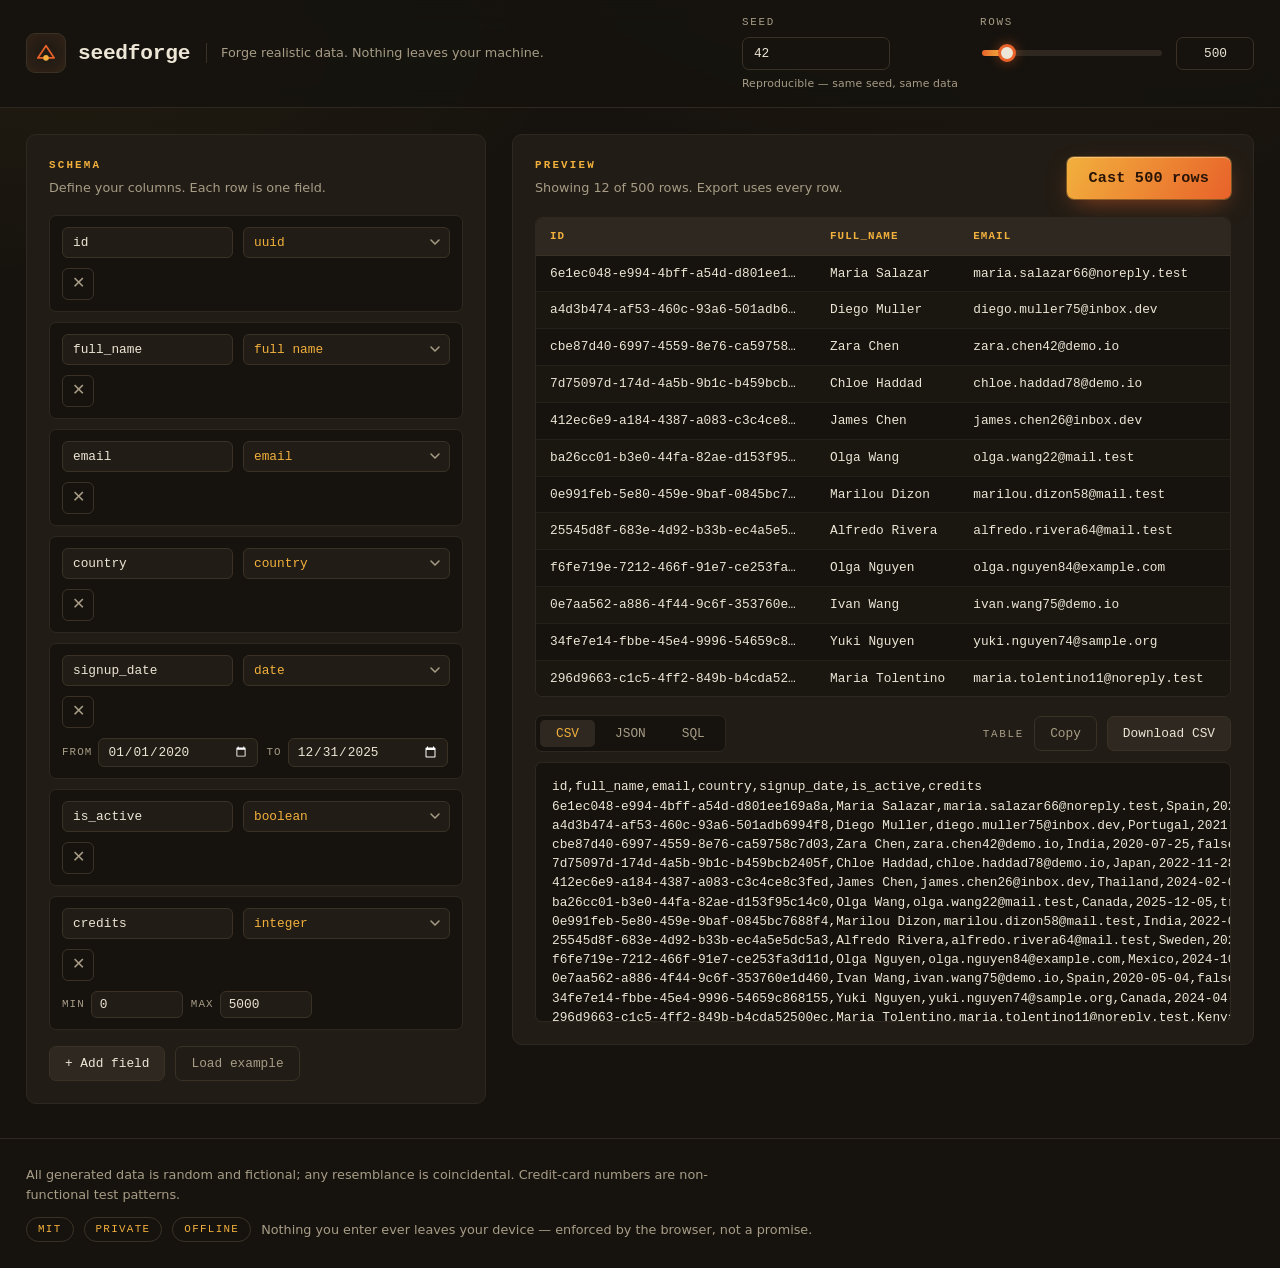
<file: index.html>
<!doctype html>
<html lang="en">
<head>
<meta charset="utf-8">
<meta name="viewport" content="width=device-width, initial-scale=1">
<meta http-equiv="Content-Security-Policy" content="default-src 'self'; connect-src 'none'; img-src 'self' data:; base-uri 'none'; form-action 'none'; frame-ancestors 'none'; object-src 'none'">

<title>seedforge — private fake data & test data generator</title>
<meta name="description" content="Free, private fake-data generator. Build a schema and export realistic CSV, JSON, or SQL test data — reproducible from a seed, 20+ field types, 100% in your browser.">
<link rel="canonical" href="https://sreenivas-sadhu-prabhakara.github.io/seedforge/">
<meta name="robots" content="index, follow, max-image-preview:large">
<meta name="author" content="Sreenivas Sadhu Prabhakara">
<meta name="keywords" content="fake data generator, test data, seed data, mock data, sample database, CSV generator, JSON generator, SQL insert generator, faker, dummy data">
<meta name="color-scheme" content="dark">
<meta name="theme-color" content="#16130E">

<!-- Open Graph -->
<meta property="og:type" content="website">
<meta property="og:site_name" content="seedforge">
<meta property="og:title" content="seedforge — private fake data & test data generator">
<meta property="og:description" content="Free, private fake-data generator. Build a schema and export realistic CSV, JSON, or SQL test data — reproducible from a seed, 20+ field types, 100% in your browser.">
<meta property="og:url" content="https://sreenivas-sadhu-prabhakara.github.io/seedforge/">
<meta property="og:locale" content="en_US">
<meta property="og:image" content="https://sreenivas-sadhu-prabhakara.github.io/seedforge/og-image.png">
<meta property="og:image:width" content="1200">
<meta property="og:image:height" content="630">
<meta property="og:image:alt" content="seedforge — forge realistic data, nothing leaves your machine">

<!-- Twitter -->
<meta name="twitter:card" content="summary_large_image">
<meta name="twitter:title" content="seedforge — private fake data & test data generator">
<meta name="twitter:description" content="Free, private fake-data generator. Build a schema and export realistic CSV, JSON, or SQL test data — reproducible from a seed, 20+ field types, 100% in your browser.">
<meta name="twitter:image" content="https://sreenivas-sadhu-prabhakara.github.io/seedforge/og-image.png">
<meta name="twitter:image:alt" content="seedforge — forge realistic data, nothing leaves your machine">

<link rel="stylesheet" href="styles.css">
<link rel="icon" href="favicon.svg" type="image/svg+xml">
<link rel="apple-touch-icon" href="apple-touch-icon.png">
<link rel="manifest" href="manifest.webmanifest">

<script type="application/ld+json">
{
  "@context": "https://schema.org",
  "@graph": [
    {
      "@type": "WebApplication",
      "name": "seedforge",
      "description": "Free, private fake-data generator. Build a schema and export realistic CSV, JSON, or SQL test data — reproducible from a seed, with 20+ field types, entirely in your browser.",
      "url": "https://sreenivas-sadhu-prabhakara.github.io/seedforge/",
      "applicationCategory": "DeveloperApplication",
      "operatingSystem": "Any (modern web browser)",
      "browserRequirements": "Requires a modern browser with JavaScript enabled",
      "isAccessibleForFree": true,
      "offers": {
        "@type": "Offer",
        "price": "0",
        "priceCurrency": "USD"
      },
      "license": "https://opensource.org/licenses/MIT",
      "author": {
        "@type": "Person",
        "name": "Sreenivas Sadhu Prabhakara"
      },
      "softwareVersion": "0.1.0",
      "featureList": [
        "Reproducible seeded output",
        "20+ field types",
        "CSV, JSON, and SQL export",
        "Correct CSV and SQL escaping",
        "100% offline — nothing leaves your device",
        "No accounts, no tracking"
      ]
    },
    {
      "@type": "FAQPage",
      "mainEntity": [
        {
          "@type": "Question",
          "name": "Is my data sent to a server?",
          "acceptedAnswer": {
            "@type": "Answer",
            "text": "No. seedforge runs entirely in your browser; a Content-Security-Policy of connect-src 'none' blocks all network access, so nothing you enter can leave your device."
          }
        },
        {
          "@type": "Question",
          "name": "Is the output reproducible?",
          "acceptedAnswer": {
            "@type": "Answer",
            "text": "Yes — the same seed, schema, and row count always produce byte-identical data. Share a seed with a teammate and you both get the exact same fixtures."
          }
        },
        {
          "@type": "Question",
          "name": "Which formats can I export?",
          "acceptedAnswer": {
            "@type": "Answer",
            "text": "CSV, JSON, and SQL INSERT statements, with correct escaping for each format."
          }
        }
      ]
    }
  ]
}
</script>
</head>
<body>

<a class="skip-link" href="#preview-region">Skip to preview</a>

<header class="topbar">
  <div class="topbar-inner">
    <div class="brand">
      <span class="brand-mark" aria-hidden="true">
        <svg viewBox="0 0 32 32" width="26" height="26" focusable="false"><path d="M6 22 L16 7 L26 22 Z" class="anvil-tri"/><circle cx="16" cy="22" r="3.4" class="anvil-dot"/></svg>
      </span>
      <h1 class="wordmark">seedforge</h1>
      <span class="tagline">Forge realistic data. Nothing leaves your machine.</span>
    </div>

    <div class="controls">
      <div class="control-group seed-group">
        <label class="micro-label" for="seed">Seed</label>
        <input class="mono-input seed-input" id="seed" type="text" inputmode="text" autocomplete="off" spellcheck="false" value="42" aria-describedby="seed-note">
        <span class="seed-note" id="seed-note">Reproducible — same seed, same data</span>
      </div>

      <div class="control-group gauge-group">
        <label class="micro-label" for="rows-range">Rows</label>
        <div class="gauge">
          <input class="gauge-slider" id="rows-range" type="range" min="1" max="5000" value="500" step="1" aria-label="Row count">
          <input class="mono-input gauge-number" id="rows-number" type="number" min="1" max="5000" value="500" aria-label="Row count (exact)">
        </div>
      </div>
    </div>
  </div>
</header>

<main class="layout">

  <section class="panel schema-panel" aria-labelledby="schema-heading">
    <div class="panel-head">
      <h2 class="panel-title" id="schema-heading">Schema</h2>
      <p class="panel-sub">Define your columns. Each row is one field.</p>
    </div>

    <div class="fields" id="fields" role="list" aria-label="Schema fields"></div>

    <div class="empty-state" id="empty-state" hidden>
      <p class="empty-title">Add fields to start forging</p>
      <p class="empty-sub">A schema needs at least one column before it can cast rows.</p>
      <button class="btn btn-ghost" id="empty-load-example" type="button">Load example schema</button>
    </div>

    <div class="schema-actions">
      <button class="btn btn-add" id="add-field" type="button"><span aria-hidden="true">+</span> Add field</button>
      <button class="btn btn-ghost" id="load-example" type="button">Load example</button>
    </div>
  </section>

  <section class="panel preview-panel" id="preview-region" aria-labelledby="preview-heading">
    <div class="panel-head preview-head">
      <div>
        <h2 class="panel-title" id="preview-heading">Preview</h2>
        <p class="panel-sub" id="preview-sub">Showing the first rows. Export uses every row.</p>
      </div>
      <button class="btn btn-cast" id="cast" type="button">
        <span class="cast-label" id="cast-label">Cast 500 rows</span>
      </button>
    </div>

    <div class="table-wrap" id="table-wrap">
      <table class="data-table" id="data-table" aria-describedby="preview-sub">
        <thead id="table-head"></thead>
        <tbody id="table-body"></tbody>
      </table>
    </div>

    <div class="export">
      <div class="export-bar">
        <div class="tabs" role="tablist" aria-label="Export format">
          <button class="tab is-active" id="tab-csv" type="button" role="tab" aria-selected="true" aria-controls="export-out" data-fmt="csv">CSV</button>
          <button class="tab" id="tab-json" type="button" role="tab" aria-selected="false" aria-controls="export-out" data-fmt="json">JSON</button>
          <button class="tab" id="tab-sql" type="button" role="tab" aria-selected="false" aria-controls="export-out" data-fmt="sql">SQL</button>
        </div>

        <div class="export-actions">
          <label class="micro-label sql-table-label" for="sql-table" id="sql-table-label" hidden>Table</label>
          <input class="mono-input sql-table-input" id="sql-table" type="text" value="users" autocomplete="off" spellcheck="false" aria-label="SQL table name" hidden>
          <button class="btn btn-ghost" id="copy-btn" type="button">Copy</button>
          <button class="btn btn-download" id="download-btn" type="button">Download CSV</button>
        </div>
      </div>

      <pre class="export-out" id="export-out" tabindex="0" role="tabpanel" aria-label="Export output"></pre>
    </div>
  </section>
</main>

<footer class="footer">
  <p class="footer-line">
    All generated data is random and fictional; any resemblance is coincidental. Credit-card numbers are non-functional test patterns.
  </p>
  <p class="footer-meta">
    <span class="pill">MIT</span>
    <span class="pill">private</span>
    <span class="pill">offline</span>
    <span class="footer-note">Nothing you enter ever leaves your device — enforced by the browser, not a promise.</span>
  </p>
</footer>

<div class="toast" id="toast" role="status" aria-live="polite" hidden></div>

<script src="app.js"></script>
</body>
</html>
</file>
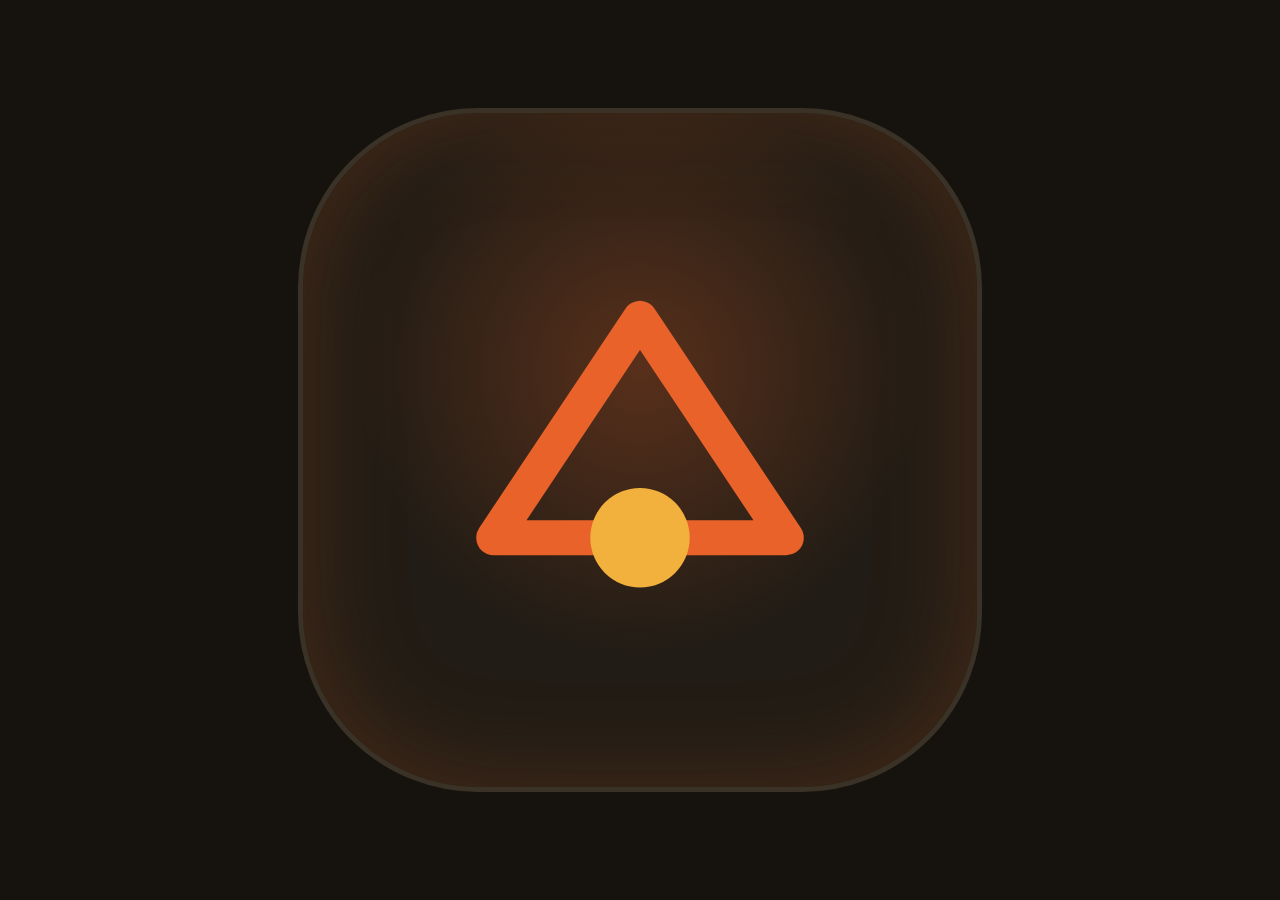
<file: assets/icon.html>
<!doctype html>
<html lang="en">
<head>
<meta charset="utf-8">
<style>
  * { box-sizing: border-box; margin: 0; padding: 0; }
  html, body { width: 100%; height: 100%; overflow: hidden; }
  body {
    background: #16130E;
    display: grid;
    place-items: center;
  }
  /* ~12% safe padding for maskable icons: mark sits within the inner ~76% */
  .mark {
    width: 76vmin;
    height: 76vmin;
    display: grid;
    place-items: center;
    border-radius: 20vmin;
    background:
      radial-gradient(60% 60% at 50% 38%, rgba(232, 98, 42, 0.28), transparent 70%),
      #211C15;
    border: 0.6vmin solid #3a3226;
    box-shadow: inset 0 0 12vmin rgba(232, 98, 42, 0.2);
  }
  svg { width: 52vmin; height: 52vmin; display: block; }
</style>
</head>
<body>
  <span class="mark">
    <svg viewBox="0 0 32 32" focusable="false" aria-hidden="true">
      <path d="M6 22 L16 7 L26 22 Z" fill="none" stroke="#E8622A" stroke-width="2.4" stroke-linejoin="round"/>
      <circle cx="16" cy="22" r="3.4" fill="#F2B03D"/>
    </svg>
  </span>
</body>
</html>
</file>
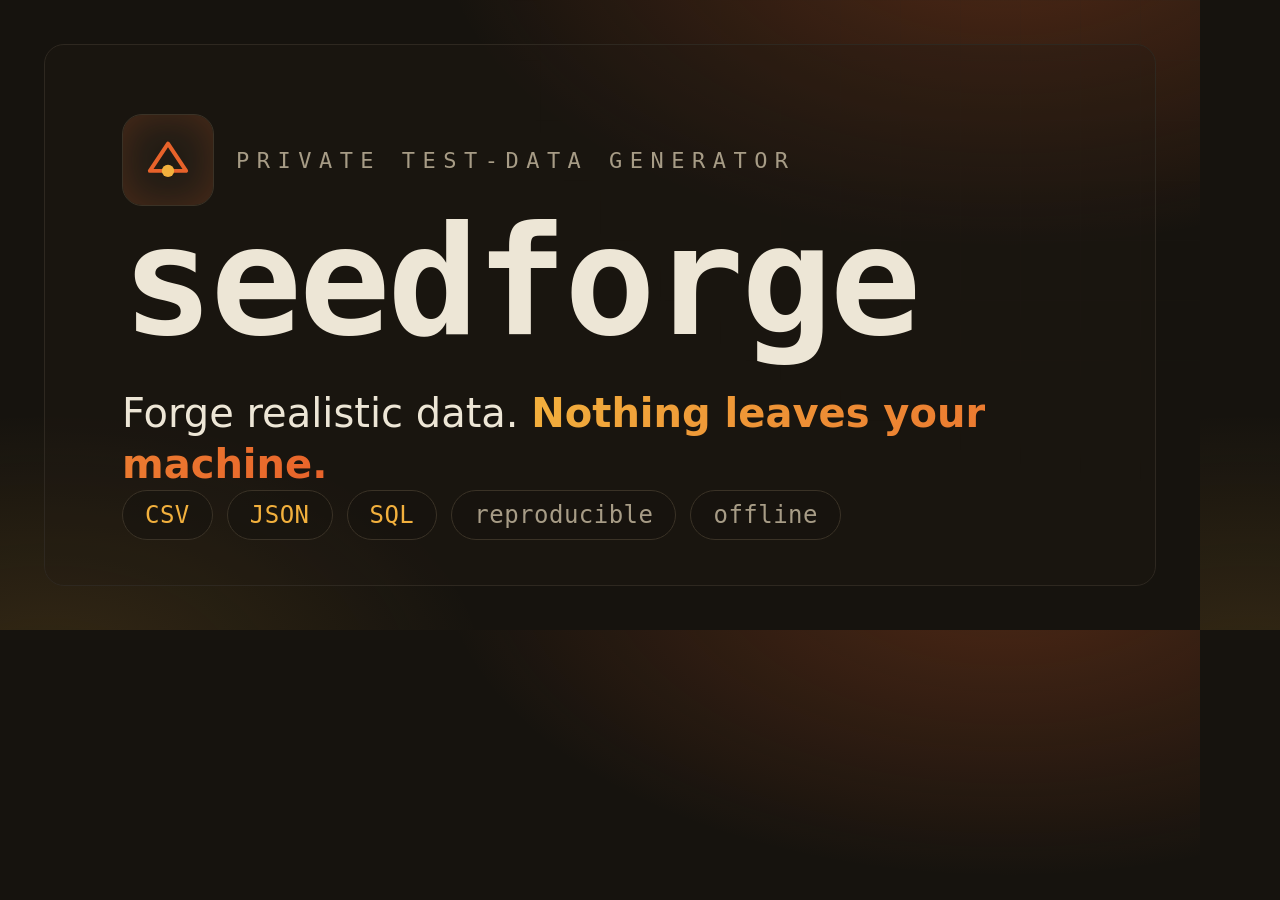
<file: assets/og.html>
<!doctype html>
<html lang="en">
<head>
<meta charset="utf-8">
<style>
  :root {
    --ink: #16130E;
    --slate: #211C15;
    --ash: #2E2820;
    --ash-soft: #3a3226;
    --parchment: #EDE6D6;
    --muted: #A79C86;
    --ember: #E8622A;
    --gold: #F2B03D;
    --mono: ui-monospace, "SF Mono", "SFMono-Regular", Menlo, Consolas, monospace;
    --ui: system-ui, -apple-system, "Segoe UI", Roboto, sans-serif;
  }
  * { box-sizing: border-box; margin: 0; padding: 0; }
  html, body { width: 1200px; height: 630px; overflow: hidden; }
  body {
    background:
      radial-gradient(920px 520px at 84% -12%, rgba(232, 98, 42, 0.28), transparent 62%),
      radial-gradient(760px 460px at 4% 108%, rgba(242, 176, 61, 0.14), transparent 58%),
      var(--ink);
    color: var(--parchment);
    font-family: var(--ui);
    position: relative;
    -webkit-font-smoothing: antialiased;
  }

  /* faint mono grid texture, like cast rows */
  .grid {
    position: absolute; inset: 0;
    background-image:
      linear-gradient(rgba(46,40,32,0.5) 1px, transparent 1px),
      linear-gradient(90deg, rgba(46,40,32,0.5) 1px, transparent 1px);
    background-size: 60px 60px;
    -webkit-mask-image: radial-gradient(1000px 700px at 100% 0%, rgba(0,0,0,0.5), transparent 70%);
            mask-image: radial-gradient(1000px 700px at 100% 0%, rgba(0,0,0,0.5), transparent 70%);
    opacity: 0.6;
  }

  .frame {
    position: absolute; inset: 44px;
    border: 1px solid var(--ash);
    border-radius: 20px;
    background: rgba(33, 28, 21, 0.28);
  }

  .content {
    position: absolute;
    inset: 44px;
    padding: 70px 78px;
    display: flex;
    flex-direction: column;
    justify-content: space-between;
  }

  .top { display: flex; align-items: center; gap: 22px; }
  .mark {
    display: grid; place-items: center;
    width: 92px; height: 92px;
    border-radius: 20px;
    background: var(--slate);
    border: 1px solid var(--ash-soft);
    box-shadow: inset 0 0 40px rgba(232, 98, 42, 0.22);
    flex: none;
  }
  .mark svg { width: 58px; height: 58px; display: block; }
  .eyebrow {
    font-family: var(--mono);
    font-size: 22px;
    letter-spacing: 0.34em;
    text-transform: uppercase;
    color: var(--muted);
  }

  .center { }
  .wordmark {
    font-family: var(--mono);
    font-weight: 600;
    font-size: 152px;
    letter-spacing: -0.02em;
    line-height: 1;
    color: var(--parchment);
  }
  .tagline {
    margin-top: 30px;
    font-family: var(--ui);
    font-size: 40px;
    line-height: 1.28;
    font-weight: 400;
    color: var(--parchment);
    max-width: 900px;
  }
  .tagline .glow {
    color: transparent;
    background: linear-gradient(120deg, #F2B03D, #E8622A);
    -webkit-background-clip: text;
            background-clip: text;
    font-weight: 600;
  }

  .chips { display: flex; align-items: center; gap: 14px; flex-wrap: wrap; }
  .chip {
    font-family: var(--mono);
    font-size: 24px;
    letter-spacing: 0.02em;
    color: var(--gold);
    border: 1px solid var(--ash-soft);
    background: rgba(22, 19, 14, 0.6);
    border-radius: 999px;
    padding: 10px 22px;
  }
  .chip.dim { color: var(--muted); }
</style>
</head>
<body>
  <div class="grid"></div>
  <div class="frame"></div>
  <div class="content">
    <div class="top">
      <span class="mark">
        <svg viewBox="0 0 32 32" focusable="false" aria-hidden="true">
          <path d="M6 22 L16 7 L26 22 Z" fill="none" stroke="#E8622A" stroke-width="2.2" stroke-linejoin="round"/>
          <circle cx="16" cy="22" r="3.4" fill="#F2B03D"/>
        </svg>
      </span>
      <span class="eyebrow">private test-data generator</span>
    </div>

    <div class="center">
      <div class="wordmark">seedforge</div>
      <div class="tagline">Forge realistic data. <span class="glow">Nothing leaves your machine.</span></div>
    </div>

    <div class="chips">
      <span class="chip">CSV</span>
      <span class="chip">JSON</span>
      <span class="chip">SQL</span>
      <span class="chip dim">reproducible</span>
      <span class="chip dim">offline</span>
    </div>
  </div>
</body>
</html>
</file>
<file: styles.css>
/* seedforge — forge / foundry theme
   molten metal cooling into cast steel: warm-dark, mono-led identity */

:root {
  /* palette */
  --ink: #16130E;        /* warm near-black background */
  --slate: #211C15;      /* panel */
  --ash: #2E2820;        /* raised / border */
  --parchment: #EDE6D6;  /* primary text */
  --muted: #A79C86;      /* secondary text */
  --ember: #E8622A;      /* primary accent */
  --gold: #F2B03D;       /* heat glow */
  --forge: linear-gradient(120deg, #F2B03D, #E8622A);

  --ash-soft: #3a3226;
  --ember-dim: rgba(232, 98, 42, 0.16);
  --gold-dim: rgba(242, 176, 61, 0.14);

  /* type */
  --mono: ui-monospace, "SF Mono", "SFMono-Regular", Menlo, Consolas, monospace;
  --ui: system-ui, -apple-system, "Segoe UI", Roboto, sans-serif;

  --fs-micro: 0.68rem;
  --fs-small: 0.8rem;
  --fs-body: 0.94rem;
  --fs-lg: 1.15rem;
  --fs-xl: 1.7rem;

  --radius: 10px;
  --radius-sm: 7px;
  --ease: cubic-bezier(0.22, 0.61, 0.36, 1);
}

* { box-sizing: border-box; }

html { -webkit-text-size-adjust: 100%; }

body {
  margin: 0;
  background:
    radial-gradient(1100px 480px at 82% -8%, rgba(232, 98, 42, 0.09), transparent 60%),
    radial-gradient(900px 420px at 6% 4%, rgba(242, 176, 61, 0.05), transparent 55%),
    var(--ink);
  color: var(--parchment);
  font-family: var(--ui);
  font-size: var(--fs-body);
  line-height: 1.55;
  min-height: 100vh;
  -webkit-font-smoothing: antialiased;
}

/* ---- accessibility helpers ---- */
.skip-link {
  position: absolute;
  left: -999px;
  top: 0;
  z-index: 200;
  background: var(--ash);
  color: var(--parchment);
  padding: 10px 16px;
  border-radius: var(--radius-sm);
}
.skip-link:focus { left: 12px; top: 12px; }

:focus-visible {
  outline: 2px solid var(--gold);
  outline-offset: 2px;
  border-radius: 3px;
}

.micro-label {
  font-family: var(--mono);
  font-size: var(--fs-micro);
  text-transform: uppercase;
  letter-spacing: 0.16em;
  color: var(--muted);
  display: block;
}

/* ---- top bar ---- */
.topbar {
  position: sticky;
  top: 0;
  z-index: 50;
  background: rgba(22, 19, 14, 0.86);
  backdrop-filter: blur(10px);
  border-bottom: 1px solid var(--ash);
}
.topbar-inner {
  max-width: 1360px;
  margin: 0 auto;
  padding: 14px 26px;
  display: flex;
  align-items: center;
  justify-content: space-between;
  gap: 24px;
  flex-wrap: wrap;
}

.brand { display: flex; align-items: center; gap: 12px; min-width: 0; }
.brand-mark {
  display: grid;
  place-items: center;
  width: 40px; height: 40px;
  border-radius: 9px;
  background: var(--slate);
  border: 1px solid var(--ash-soft);
  box-shadow: inset 0 0 18px rgba(232, 98, 42, 0.12);
  flex: none;
}
.anvil-tri { fill: none; stroke: url(#none); stroke: var(--ember); stroke-width: 2.2; stroke-linejoin: round; }
.brand-mark svg .anvil-tri { fill: none; stroke: var(--ember); }
.anvil-dot { fill: var(--gold); }

.wordmark {
  margin: 0;
  font-family: var(--mono);
  font-size: 1.32rem;
  font-weight: 600;
  letter-spacing: -0.01em;
  color: var(--parchment);
  line-height: 1.2;
}
.tagline {
  font-family: var(--ui);
  font-size: var(--fs-small);
  color: var(--muted);
  padding-left: 14px;
  margin-left: 4px;
  border-left: 1px solid var(--ash-soft);
}

.controls { display: flex; align-items: flex-start; gap: 22px; }
.control-group { display: flex; flex-direction: column; gap: 6px; }

.mono-input {
  font-family: var(--mono);
  font-size: var(--fs-small);
  color: var(--parchment);
  background: var(--ink);
  border: 1px solid var(--ash-soft);
  border-radius: var(--radius-sm);
  padding: 8px 11px;
  transition: border-color 0.16s var(--ease), box-shadow 0.16s var(--ease);
}
.mono-input:hover { border-color: #4a4032; }
.mono-input:focus { border-color: var(--ember); box-shadow: 0 0 0 3px var(--ember-dim); outline: none; }

.seed-input { width: 148px; }
.seed-note {
  font-size: var(--fs-micro);
  color: var(--muted);
  font-family: var(--ui);
  letter-spacing: 0.01em;
}

.gauge { display: flex; align-items: center; gap: 12px; }
.gauge-number { width: 78px; text-align: right; }

/* foundry gauge slider */
.gauge-slider { -webkit-appearance: none; appearance: none; width: 180px; height: 26px; background: transparent; cursor: pointer; }
.gauge-slider::-webkit-slider-runnable-track {
  height: 6px; border-radius: 999px;
  background: linear-gradient(90deg, var(--ember) 0%, var(--gold) var(--fill, 10%), var(--ash) var(--fill, 10%), var(--ash) 100%);
}
.gauge-slider::-moz-range-track { height: 6px; border-radius: 999px; background: var(--ash); }
.gauge-slider::-moz-range-progress { height: 6px; border-radius: 999px; background: var(--forge); }
.gauge-slider::-webkit-slider-thumb {
  -webkit-appearance: none; appearance: none;
  width: 18px; height: 18px; margin-top: -6px;
  border-radius: 50%;
  background: var(--parchment);
  border: 3px solid var(--ember);
  box-shadow: 0 0 12px rgba(232, 98, 42, 0.5);
}
.gauge-slider::-moz-range-thumb {
  width: 16px; height: 16px; border-radius: 50%;
  background: var(--parchment); border: 3px solid var(--ember);
  box-shadow: 0 0 12px rgba(232, 98, 42, 0.5);
}

/* ---- layout ---- */
.layout {
  max-width: 1360px;
  margin: 0 auto;
  padding: 26px;
  display: grid;
  grid-template-columns: minmax(380px, 460px) 1fr;
  gap: 26px;
  align-items: start;
}

.panel {
  background: var(--slate);
  border: 1px solid var(--ash);
  border-radius: var(--radius);
  padding: 22px;
  min-width: 0; /* let grid track win so the wide table scrolls internally */
}
.panel-head { margin-bottom: 18px; }
.panel-title {
  font-family: var(--mono);
  font-size: var(--fs-micro);
  text-transform: uppercase;
  letter-spacing: 0.2em;
  color: var(--gold);
  margin: 0 0 4px;
  font-weight: 600;
}
.panel-sub { margin: 0; font-size: var(--fs-small); color: var(--muted); }

/* ---- schema fields ---- */
.fields { display: flex; flex-direction: column; gap: 10px; }

.field-row {
  display: grid;
  grid-template-columns: 1fr auto;
  gap: 10px 10px;
  align-items: center;
  background: var(--ink);
  border: 1px solid var(--ash);
  border-radius: var(--radius-sm);
  padding: 11px 12px;
  transition: border-color 0.16s var(--ease);
}
.field-row:hover { border-color: var(--ash-soft); }

.field-main { display: contents; }
.field-name {
  font-family: var(--mono);
  font-size: var(--fs-small);
  color: var(--parchment);
  background: var(--slate);
  border: 1px solid var(--ash-soft);
  border-radius: 6px;
  padding: 7px 10px;
  min-width: 0;
  width: 100%;
}
.field-name:focus { border-color: var(--ember); box-shadow: 0 0 0 3px var(--ember-dim); outline: none; }

.field-type {
  font-family: var(--mono);
  font-size: var(--fs-small);
  color: var(--gold);
  background: var(--slate);
  border: 1px solid var(--ash-soft);
  border-radius: 6px;
  padding: 7px 26px 7px 10px;
  cursor: pointer;
  min-width: 148px;
  appearance: none;
  -webkit-appearance: none;
  background-image: url("data:image/svg+xml,%3Csvg xmlns='http://www.w3.org/2000/svg' width='10' height='7' viewBox='0 0 10 7'%3E%3Cpath d='M1 1l4 4 4-4' stroke='%23A79C86' stroke-width='1.5' fill='none' stroke-linecap='round'/%3E%3C/svg%3E");
  background-repeat: no-repeat;
  background-position: right 9px center;
}
.field-type:focus { border-color: var(--ember); box-shadow: 0 0 0 3px var(--ember-dim); outline: none; }
.field-type optgroup { background: var(--slate); color: var(--muted); }
.field-type option { background: var(--slate); color: var(--parchment); }

.field-body { grid-column: 1 / -1; display: flex; flex-wrap: wrap; gap: 8px; align-items: center; }
.field-body:empty { display: none; }

.opt { display: flex; align-items: center; gap: 6px; }
.opt-label {
  font-family: var(--mono);
  font-size: var(--fs-micro);
  text-transform: uppercase;
  letter-spacing: 0.1em;
  color: var(--muted);
}
.opt-input {
  font-family: var(--mono);
  font-size: var(--fs-small);
  color: var(--parchment);
  background: var(--slate);
  border: 1px solid var(--ash-soft);
  border-radius: 6px;
  padding: 5px 8px;
  width: 92px;
}
.opt-input.wide { width: 100%; flex: 1 1 200px; min-width: 160px; }
.opt-input.narrow { width: 62px; }
.opt-input:focus { border-color: var(--ember); box-shadow: 0 0 0 3px var(--ember-dim); outline: none; }

.field-remove {
  font-family: var(--mono);
  font-size: 1rem;
  line-height: 1;
  color: var(--muted);
  background: transparent;
  border: 1px solid var(--ash-soft);
  border-radius: 6px;
  width: 32px; height: 32px;
  cursor: pointer;
  transition: color 0.16s, border-color 0.16s, background 0.16s;
}
.field-remove:hover { color: var(--ember); border-color: var(--ember); background: var(--ember-dim); }

/* ---- schema actions ---- */
.schema-actions { display: flex; gap: 10px; margin-top: 16px; }

.btn {
  font-family: var(--mono);
  font-size: var(--fs-small);
  border-radius: var(--radius-sm);
  padding: 9px 15px;
  cursor: pointer;
  border: 1px solid transparent;
  transition: transform 0.08s var(--ease), border-color 0.16s, background 0.16s, color 0.16s;
}
.btn:active { transform: translateY(1px); }

.btn-add {
  background: var(--ash);
  color: var(--parchment);
  border-color: var(--ash-soft);
}
.btn-add:hover { border-color: var(--ember); color: var(--gold); }

.btn-ghost {
  background: transparent;
  color: var(--muted);
  border-color: var(--ash-soft);
}
.btn-ghost:hover { color: var(--parchment); border-color: #4a4032; }

.btn-download {
  background: var(--ash);
  color: var(--parchment);
  border-color: var(--ash-soft);
}
.btn-download:hover { border-color: var(--gold); color: var(--gold); }

/* ---- empty state ---- */
.empty-state {
  text-align: center;
  padding: 34px 16px;
  border: 1px dashed var(--ash-soft);
  border-radius: var(--radius-sm);
}
.empty-title { font-family: var(--mono); color: var(--parchment); font-size: var(--fs-lg); margin: 0 0 6px; }
.empty-sub { color: var(--muted); font-size: var(--fs-small); margin: 0 0 16px; }

/* ---- preview ---- */
.preview-head {
  display: flex;
  align-items: flex-start;
  justify-content: space-between;
  gap: 18px;
}

/* Signature: the Cast button */
.btn-cast {
  position: relative;
  font-family: var(--mono);
  font-size: 0.95rem;
  font-weight: 600;
  color: #2a1405;
  background: var(--forge);
  border: none;
  border-radius: var(--radius-sm);
  padding: 12px 22px;
  cursor: pointer;
  letter-spacing: 0.01em;
  box-shadow: 0 0 0 1px rgba(242, 176, 61, 0.35), 0 8px 26px -8px rgba(232, 98, 42, 0.65), inset 0 1px 0 rgba(255, 240, 210, 0.4);
  transition: transform 0.1s var(--ease), box-shadow 0.2s var(--ease), filter 0.2s;
  flex: none;
}
.btn-cast:hover {
  filter: brightness(1.06);
  box-shadow: 0 0 0 1px rgba(242, 176, 61, 0.5), 0 12px 34px -8px rgba(232, 98, 42, 0.85), inset 0 1px 0 rgba(255, 240, 210, 0.5);
}
.btn-cast:active { transform: translateY(1px); }
.btn-cast:focus-visible { outline: 2px solid var(--parchment); outline-offset: 3px; }
.btn-cast.is-casting { animation: castpulse 0.5s var(--ease); }
@keyframes castpulse { 0% { transform: scale(1); } 40% { transform: scale(0.97); } 100% { transform: scale(1); } }

/* ---- data table ---- */
.table-wrap {
  position: relative;
  overflow-x: auto;
  border: 1px solid var(--ash);
  border-radius: var(--radius-sm);
  background: var(--ink);
}
.data-table {
  width: 100%;
  border-collapse: collapse;
  font-family: var(--mono);
  font-size: var(--fs-small);
}
.data-table thead th {
  position: sticky; top: 0;
  text-align: left;
  padding: 10px 14px;
  background: var(--ash);
  color: var(--gold);
  font-size: var(--fs-micro);
  text-transform: uppercase;
  letter-spacing: 0.1em;
  font-weight: 600;
  white-space: nowrap;
  border-bottom: 1px solid var(--ash-soft);
}
.data-table tbody td {
  padding: 8px 14px;
  color: var(--parchment);
  border-bottom: 1px solid rgba(46, 40, 32, 0.6);
  white-space: nowrap;
  max-width: 280px;
  overflow: hidden;
  text-overflow: ellipsis;
}
.data-table tbody tr:nth-child(even) td { background: rgba(33, 28, 21, 0.4); }
.data-table tbody tr:last-child td { border-bottom: none; }
.cell-num { color: var(--gold); }
.cell-bool { color: var(--ember); }
.cell-null { color: var(--muted); font-style: italic; }

/* molten shimmer pour animation */
.table-wrap::after {
  content: "";
  position: absolute;
  inset: 0;
  pointer-events: none;
  background: linear-gradient(100deg, transparent 0%, rgba(242, 176, 61, 0.0) 38%, rgba(242, 176, 61, 0.28) 50%, rgba(232, 98, 42, 0.14) 58%, transparent 72%);
  transform: translateX(-120%);
  opacity: 0;
}
.table-wrap.is-pouring::after {
  animation: pour 0.85s var(--ease);
}
@keyframes pour {
  0% { transform: translateX(-120%); opacity: 1; }
  100% { transform: translateX(120%); opacity: 0; }
}
.table-wrap.is-pouring tbody tr {
  animation: rowrise 0.5s var(--ease) both;
  animation-delay: calc(var(--r, 0) * 22ms);
}
@keyframes rowrise {
  0% { opacity: 0; transform: translateY(6px); }
  100% { opacity: 1; transform: translateY(0); }
}

/* ---- export ---- */
.export { margin-top: 18px; }
.export-bar {
  display: flex;
  align-items: center;
  justify-content: space-between;
  gap: 14px;
  flex-wrap: wrap;
  margin-bottom: 10px;
}
.tabs { display: flex; gap: 4px; background: var(--ink); border: 1px solid var(--ash); border-radius: var(--radius-sm); padding: 4px; }
.tab {
  font-family: var(--mono);
  font-size: var(--fs-small);
  color: var(--muted);
  background: transparent;
  border: none;
  border-radius: 5px;
  padding: 6px 16px;
  cursor: pointer;
  transition: background 0.16s, color 0.16s;
}
.tab:hover { color: var(--parchment); }
.tab.is-active { background: var(--ash); color: var(--gold); }

.export-actions { display: flex; align-items: center; gap: 10px; flex-wrap: wrap; }
.sql-table-input { width: 120px; }

.export-out {
  font-family: var(--mono);
  font-size: var(--fs-small);
  color: var(--parchment);
  background: var(--ink);
  border: 1px solid var(--ash);
  border-radius: var(--radius-sm);
  padding: 14px 16px;
  margin: 0;
  max-height: 260px;
  overflow: auto;
  white-space: pre;
  line-height: 1.5;
}

/* ---- footer ---- */
.footer {
  max-width: 1360px;
  margin: 8px auto 0;
  padding: 26px;
  border-top: 1px solid var(--ash);
}
.footer-line { margin: 0 0 12px; font-size: var(--fs-small); color: var(--muted); max-width: 720px; }
.footer-meta { display: flex; align-items: center; gap: 10px; flex-wrap: wrap; margin: 0; }
.pill {
  font-family: var(--mono);
  font-size: var(--fs-micro);
  text-transform: uppercase;
  letter-spacing: 0.12em;
  color: var(--gold);
  border: 1px solid var(--ash-soft);
  border-radius: 999px;
  padding: 3px 11px;
}
.footer-note { font-size: var(--fs-small); color: var(--muted); font-family: var(--ui); }

/* ---- toast ---- */
.toast {
  position: fixed;
  bottom: 22px;
  left: 50%;
  transform: translateX(-50%) translateY(12px);
  background: var(--ash);
  color: var(--parchment);
  font-family: var(--mono);
  font-size: var(--fs-small);
  padding: 10px 18px;
  border-radius: 999px;
  border: 1px solid var(--ash-soft);
  box-shadow: 0 10px 30px -10px rgba(0, 0, 0, 0.7), 0 0 0 1px rgba(242, 176, 61, 0.2);
  opacity: 0;
  transition: opacity 0.2s, transform 0.2s;
  z-index: 100;
}
.toast.show { opacity: 1; transform: translateX(-50%) translateY(0); }

/* ---- responsive ---- */
@media (max-width: 940px) {
  .layout { grid-template-columns: 1fr; }
  .tagline { display: none; }
  .controls { width: 100%; justify-content: space-between; }
  .topbar-inner { padding: 12px 18px; }
  .layout { padding: 18px; }
  .footer { padding: 18px; }
}
@media (max-width: 560px) {
  .gauge-slider { width: 120px; }
  .seed-input { width: 110px; }
  .preview-head { flex-direction: column; }
  .btn-cast { width: 100%; }
  .controls { flex-wrap: wrap; gap: 14px; }
}

@media (prefers-reduced-motion: reduce) {
  .table-wrap.is-pouring::after,
  .table-wrap.is-pouring tbody tr,
  .btn-cast.is-casting { animation: none !important; }
  * { scroll-behavior: auto !important; }
}
</file>
